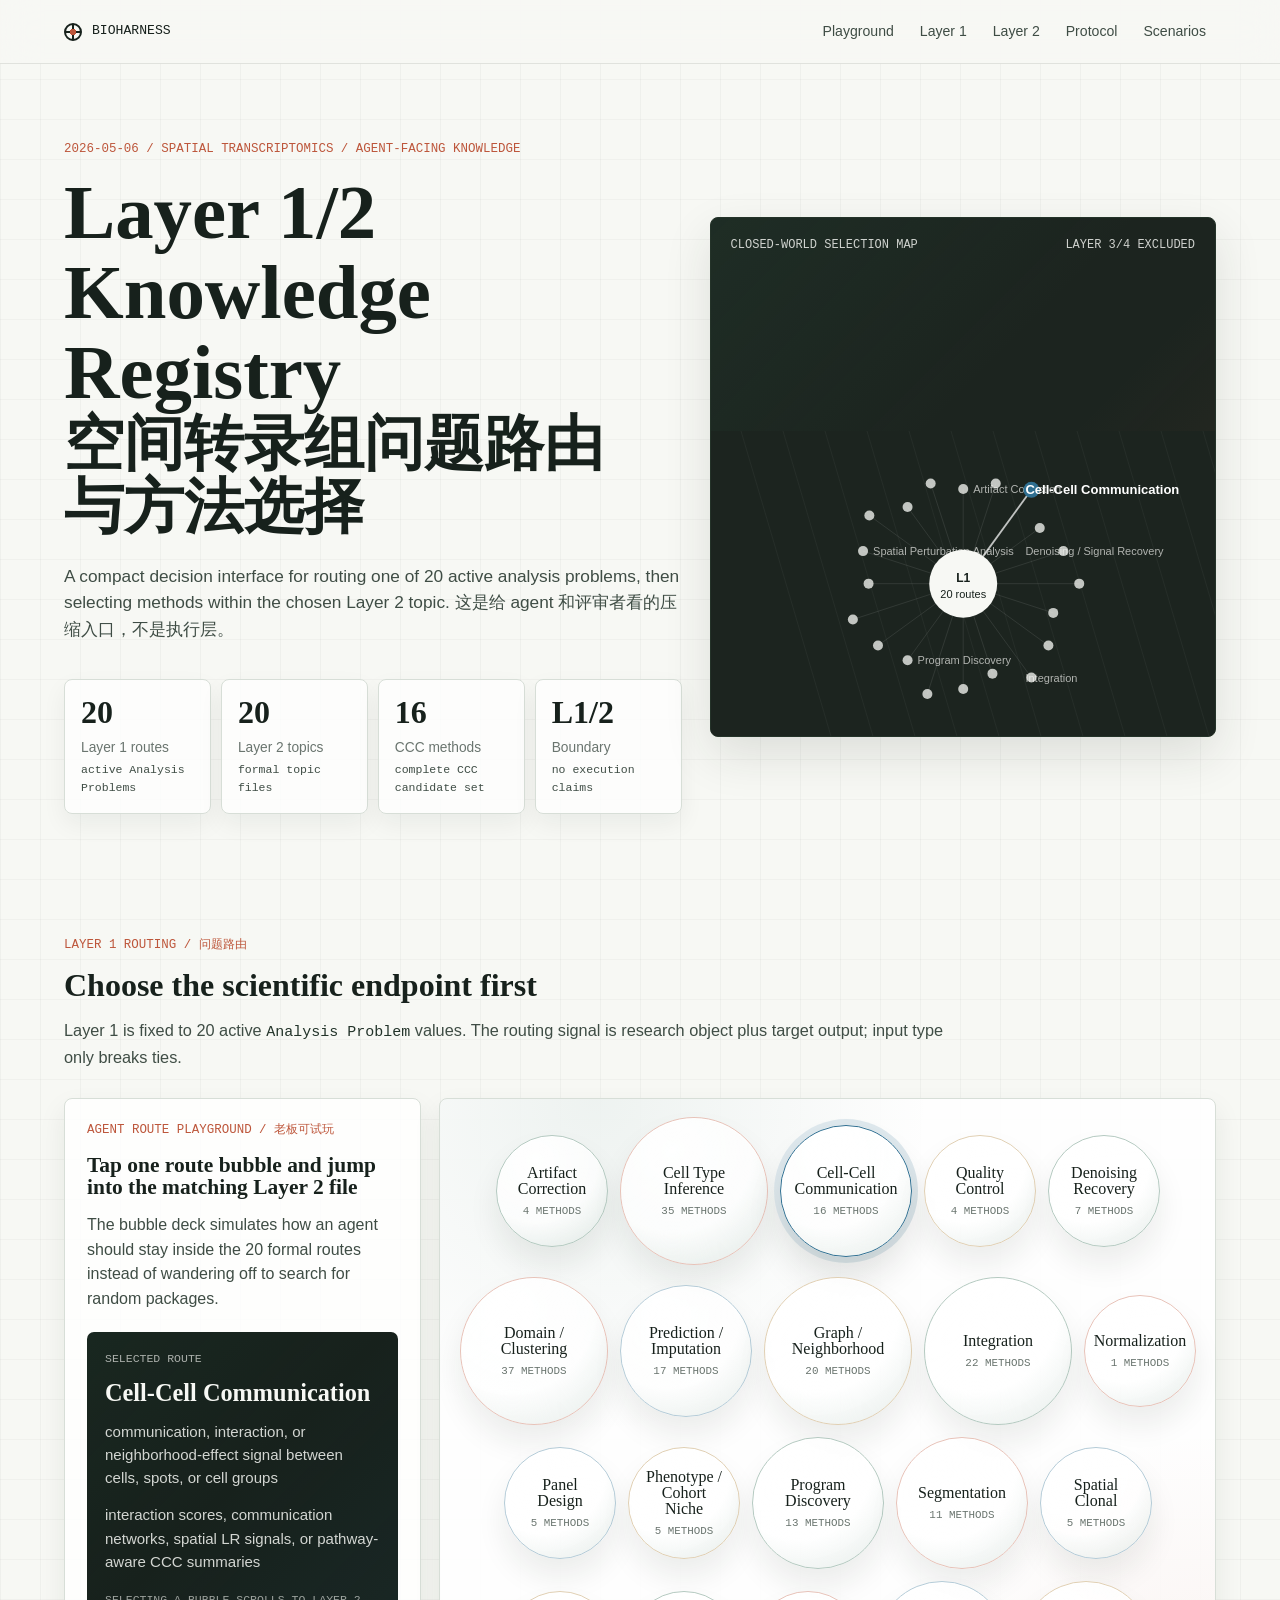
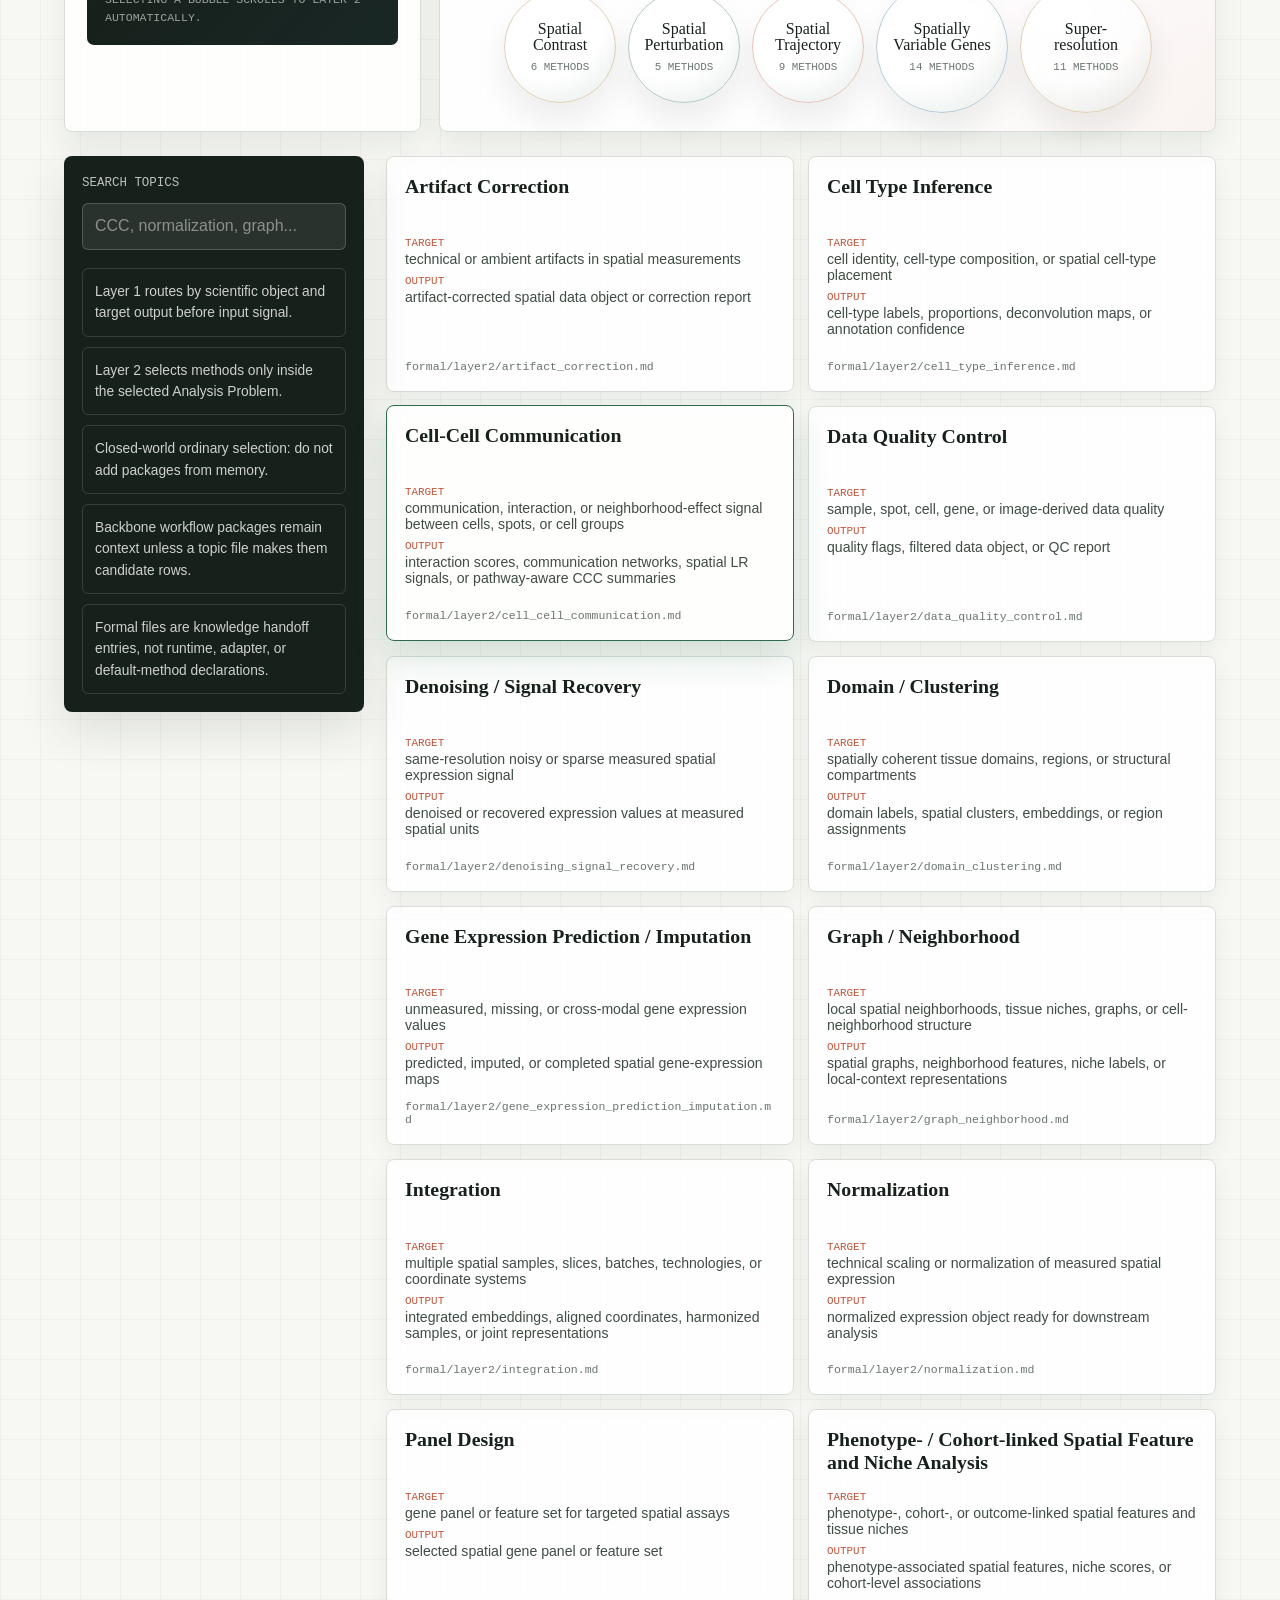
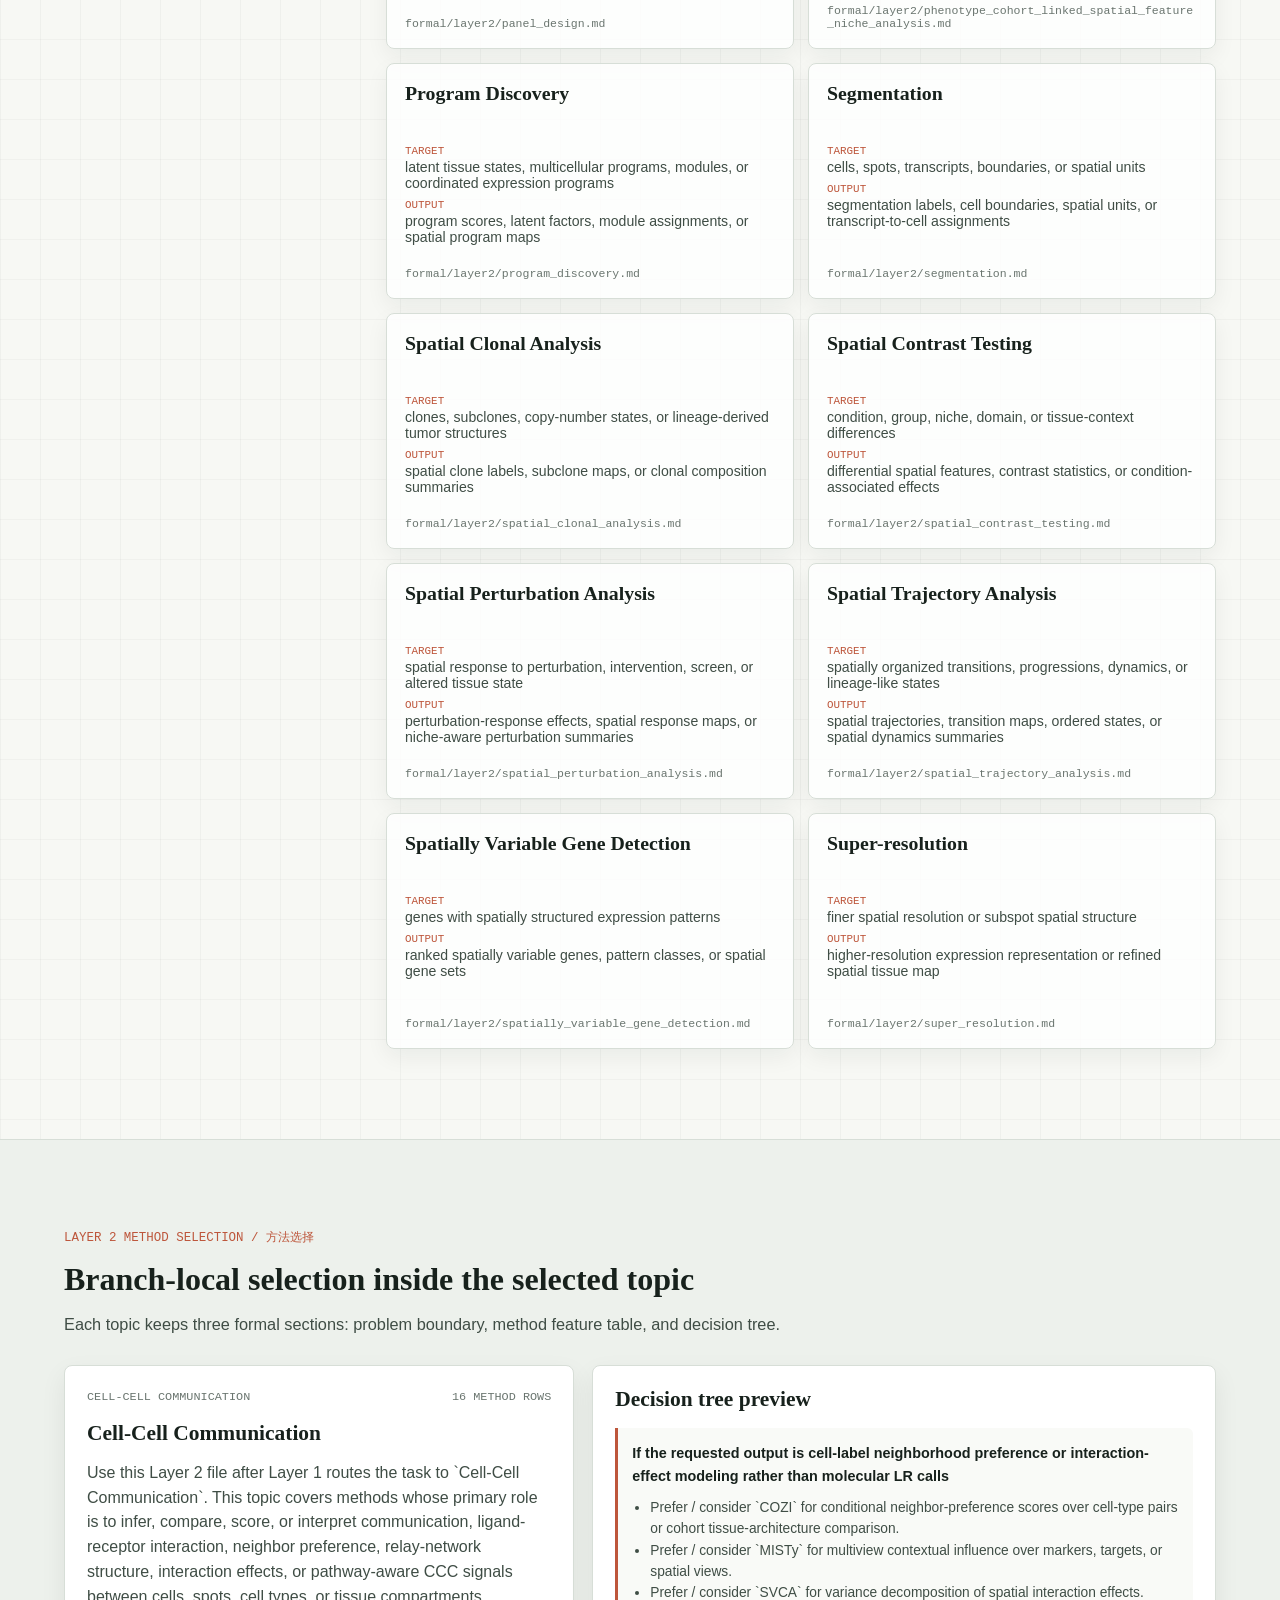
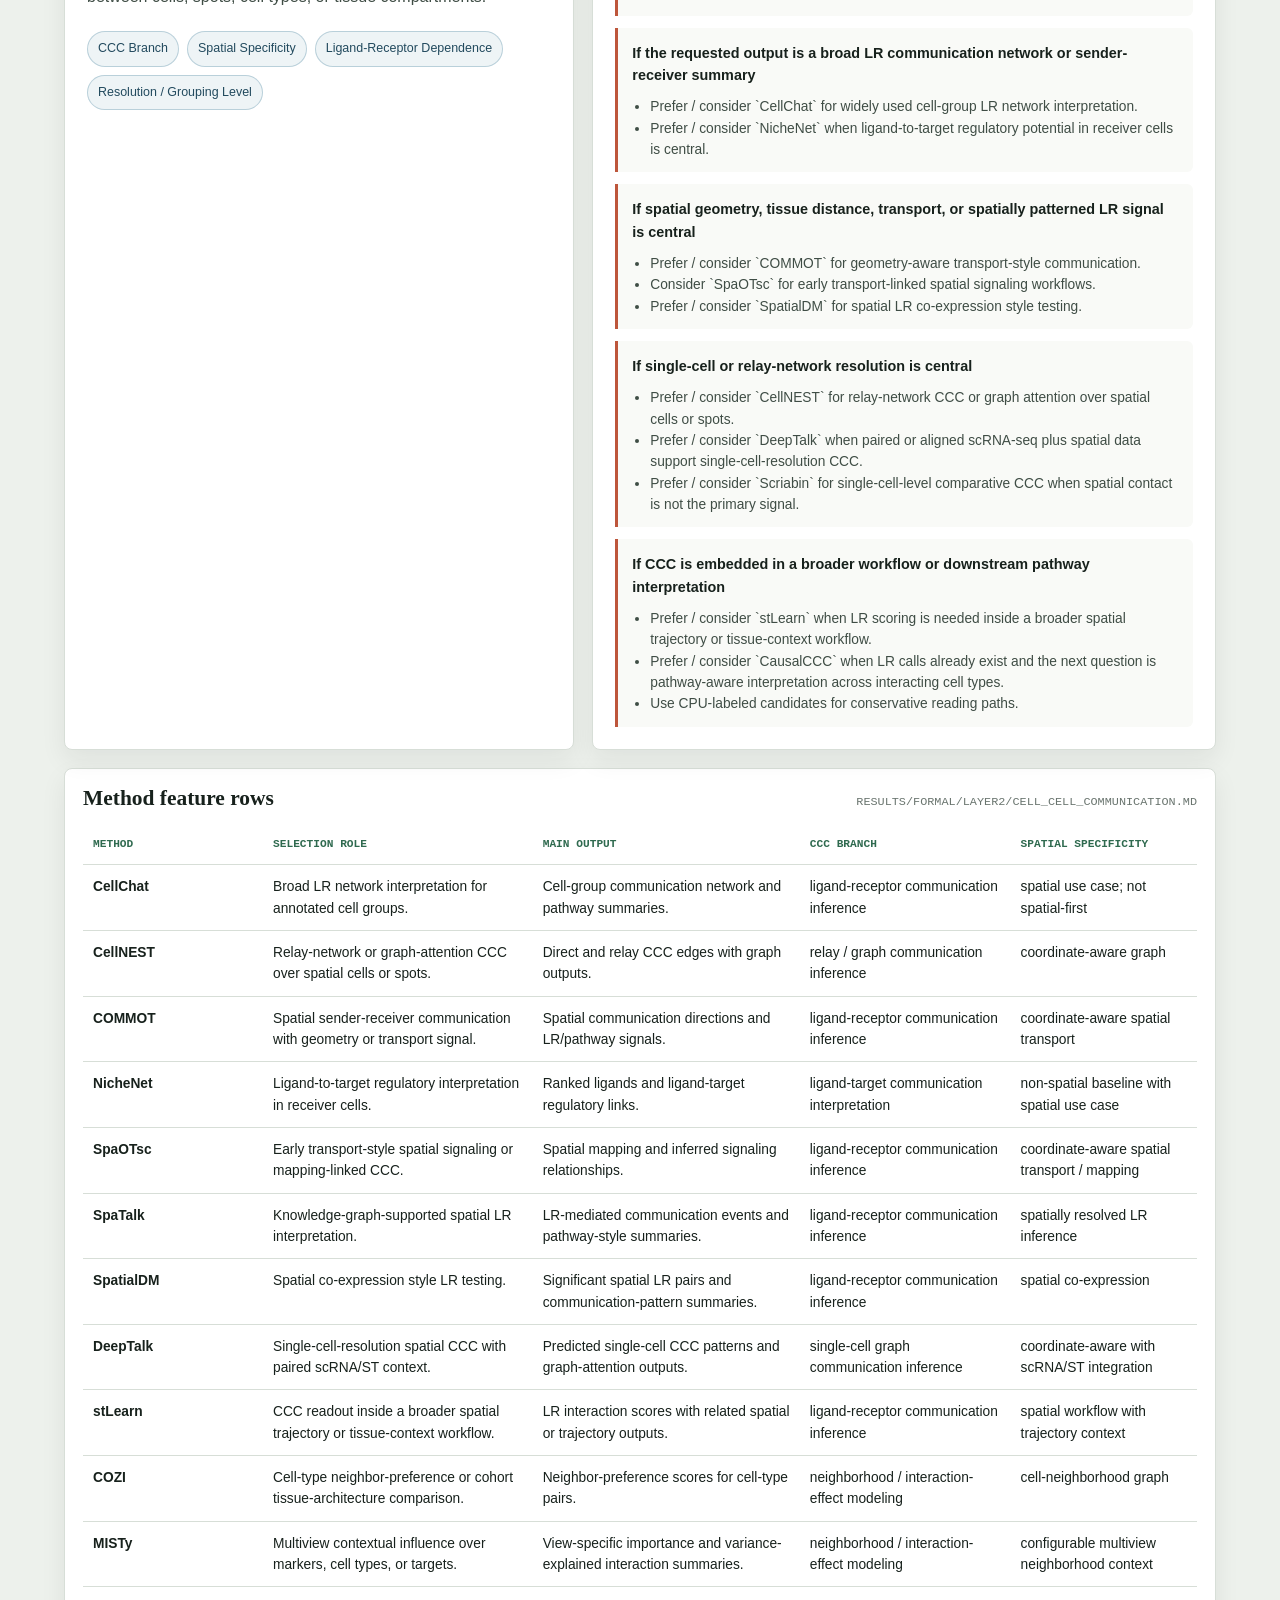
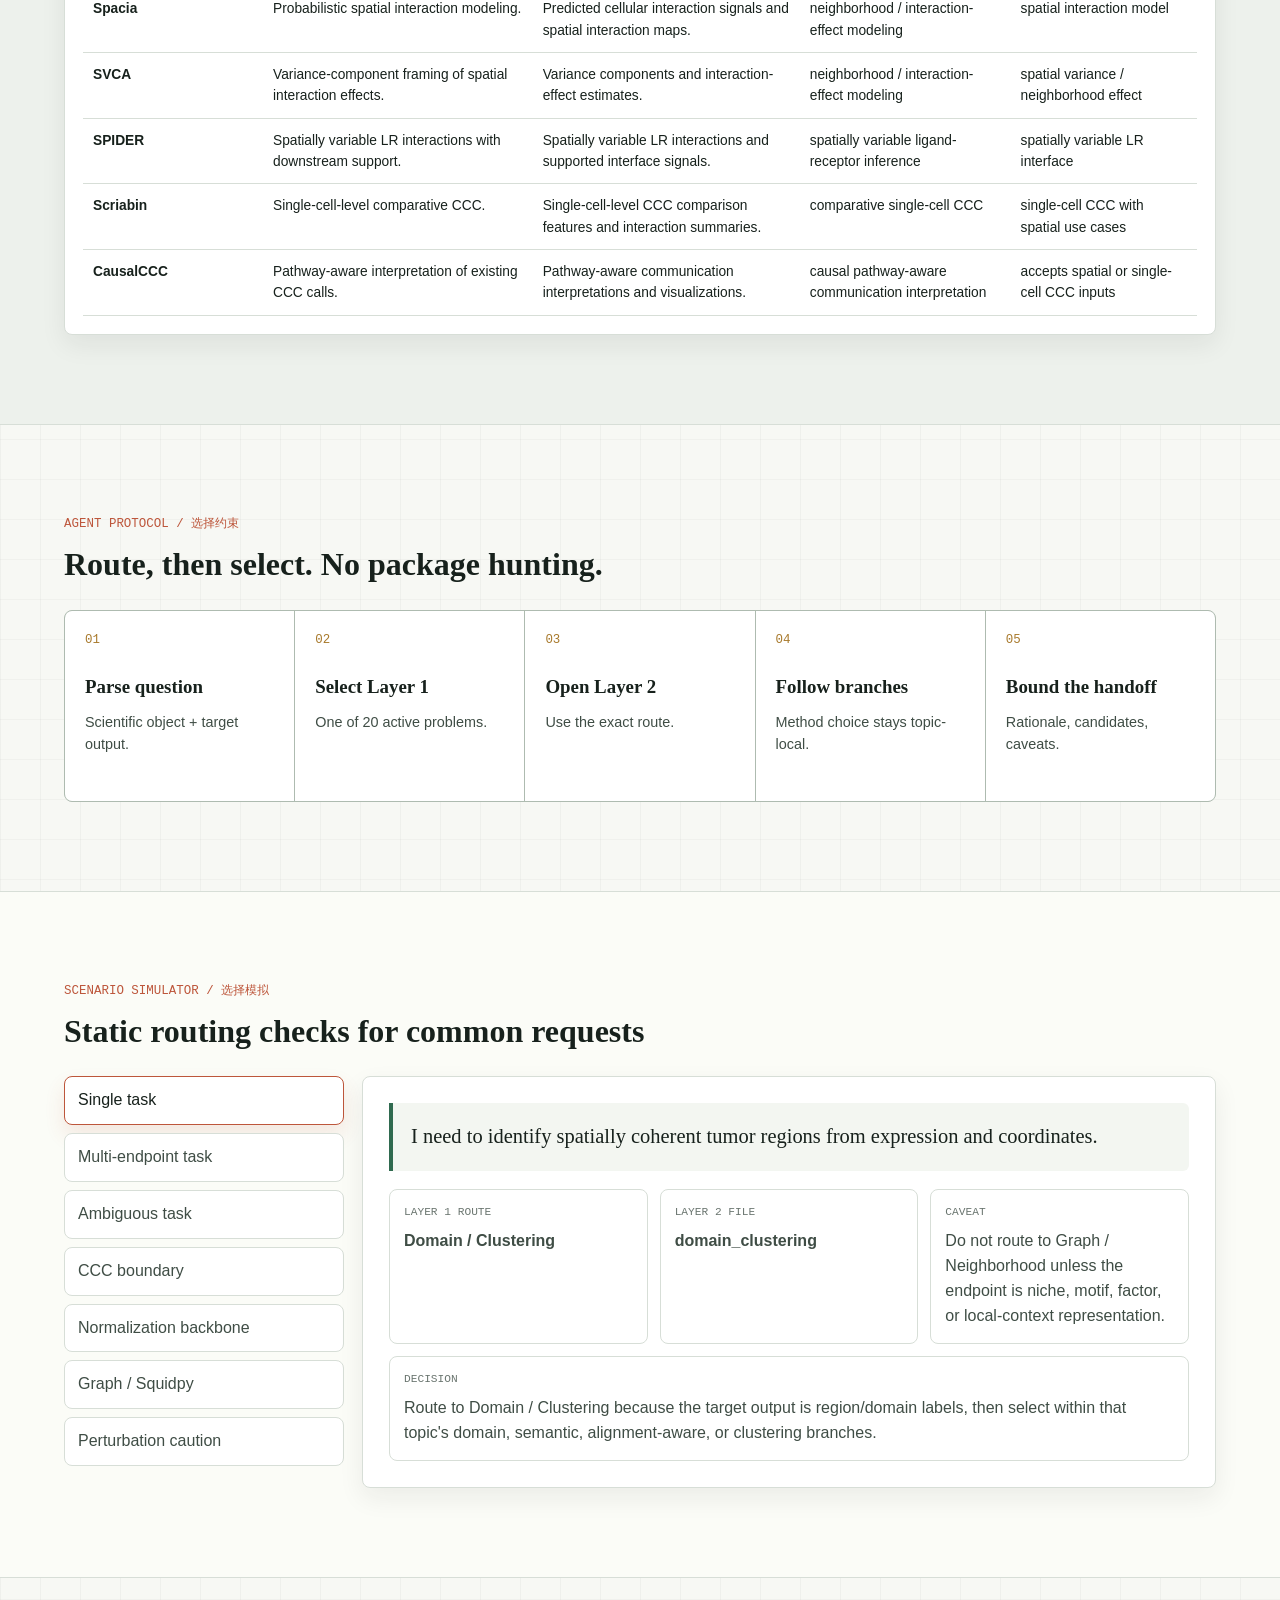
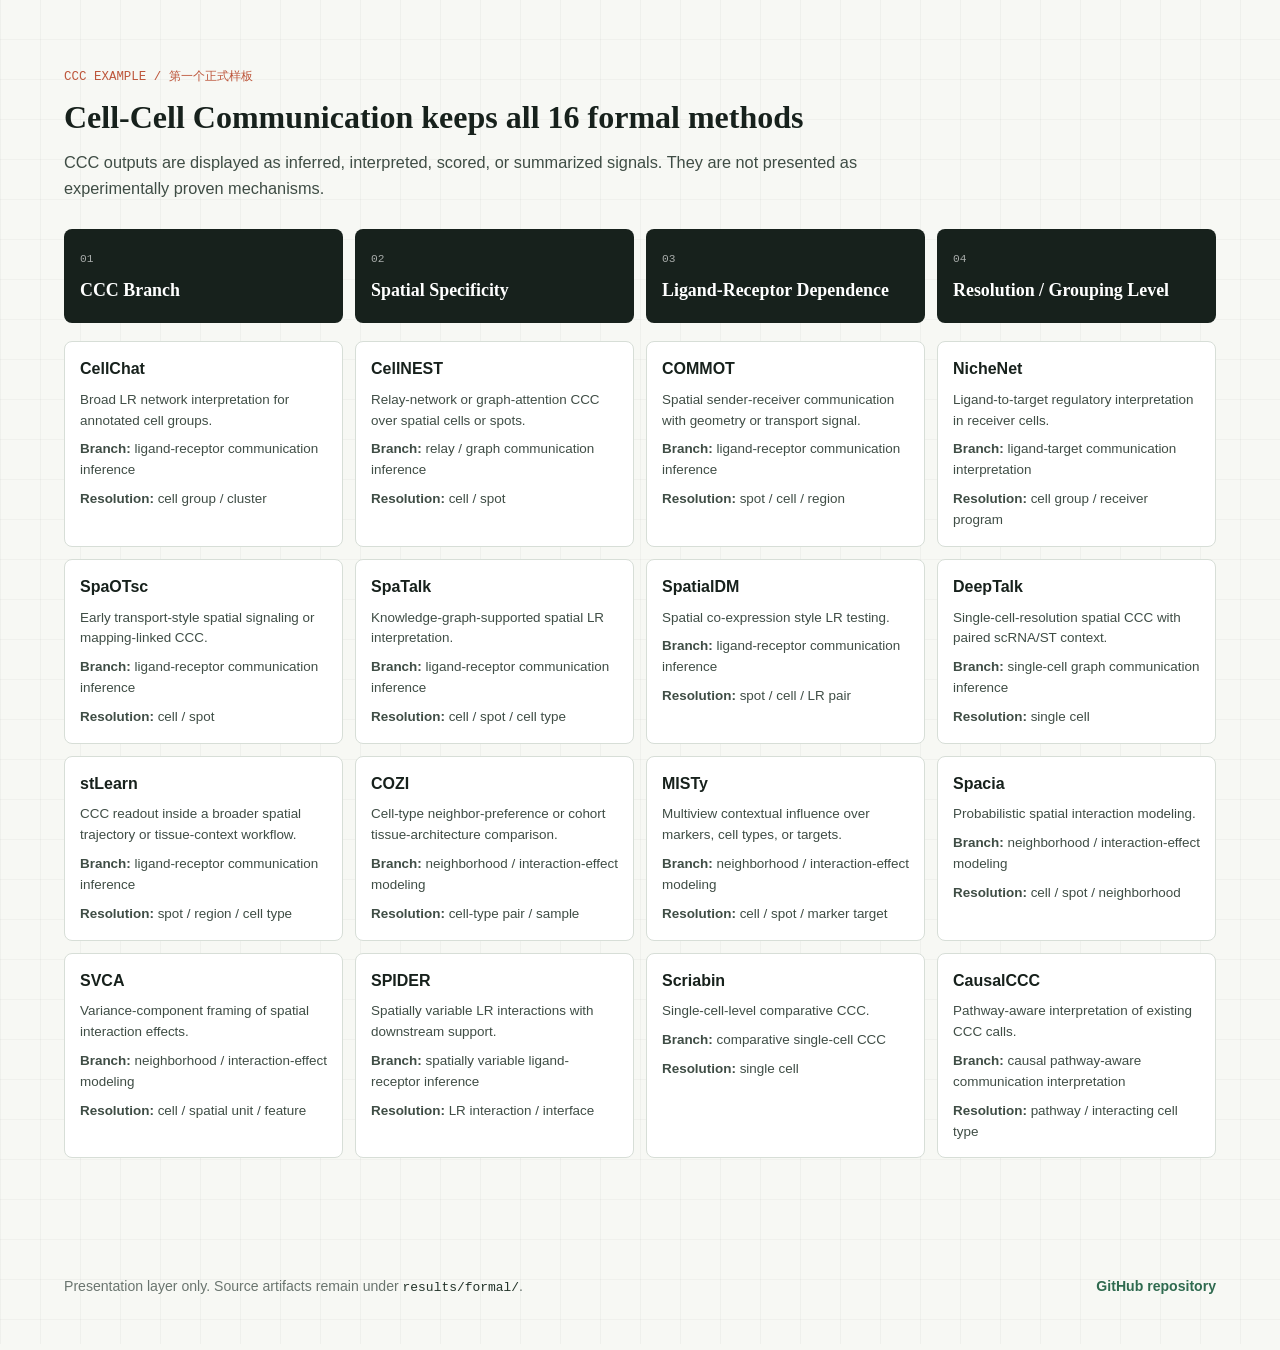
<file: docs/index.html>
<!doctype html>
<html lang="en">
  <head>
    <meta charset="utf-8" />
    <meta http-equiv="refresh" content="0; url=./layer1_2_showcase/" />
    <meta name="viewport" content="width=device-width, initial-scale=1" />
    <title>BioHarness Showcase Redirect</title>
    <style>
      body {
        margin: 0;
        min-height: 100vh;
        display: grid;
        place-items: center;
        font-family: "Aptos", "Segoe UI", sans-serif;
        background: #f7f8f4;
        color: #17211c;
      }
      a {
        color: #2f6a4f;
      }
    </style>
  </head>
  <body>
    <p>Redirecting to the Layer 1/2 showcase. <a href="./layer1_2_showcase/">Open manually</a>.</p>
    <script>
      window.location.replace("./layer1_2_showcase/");
    </script>
  </body>
</html>
</file>
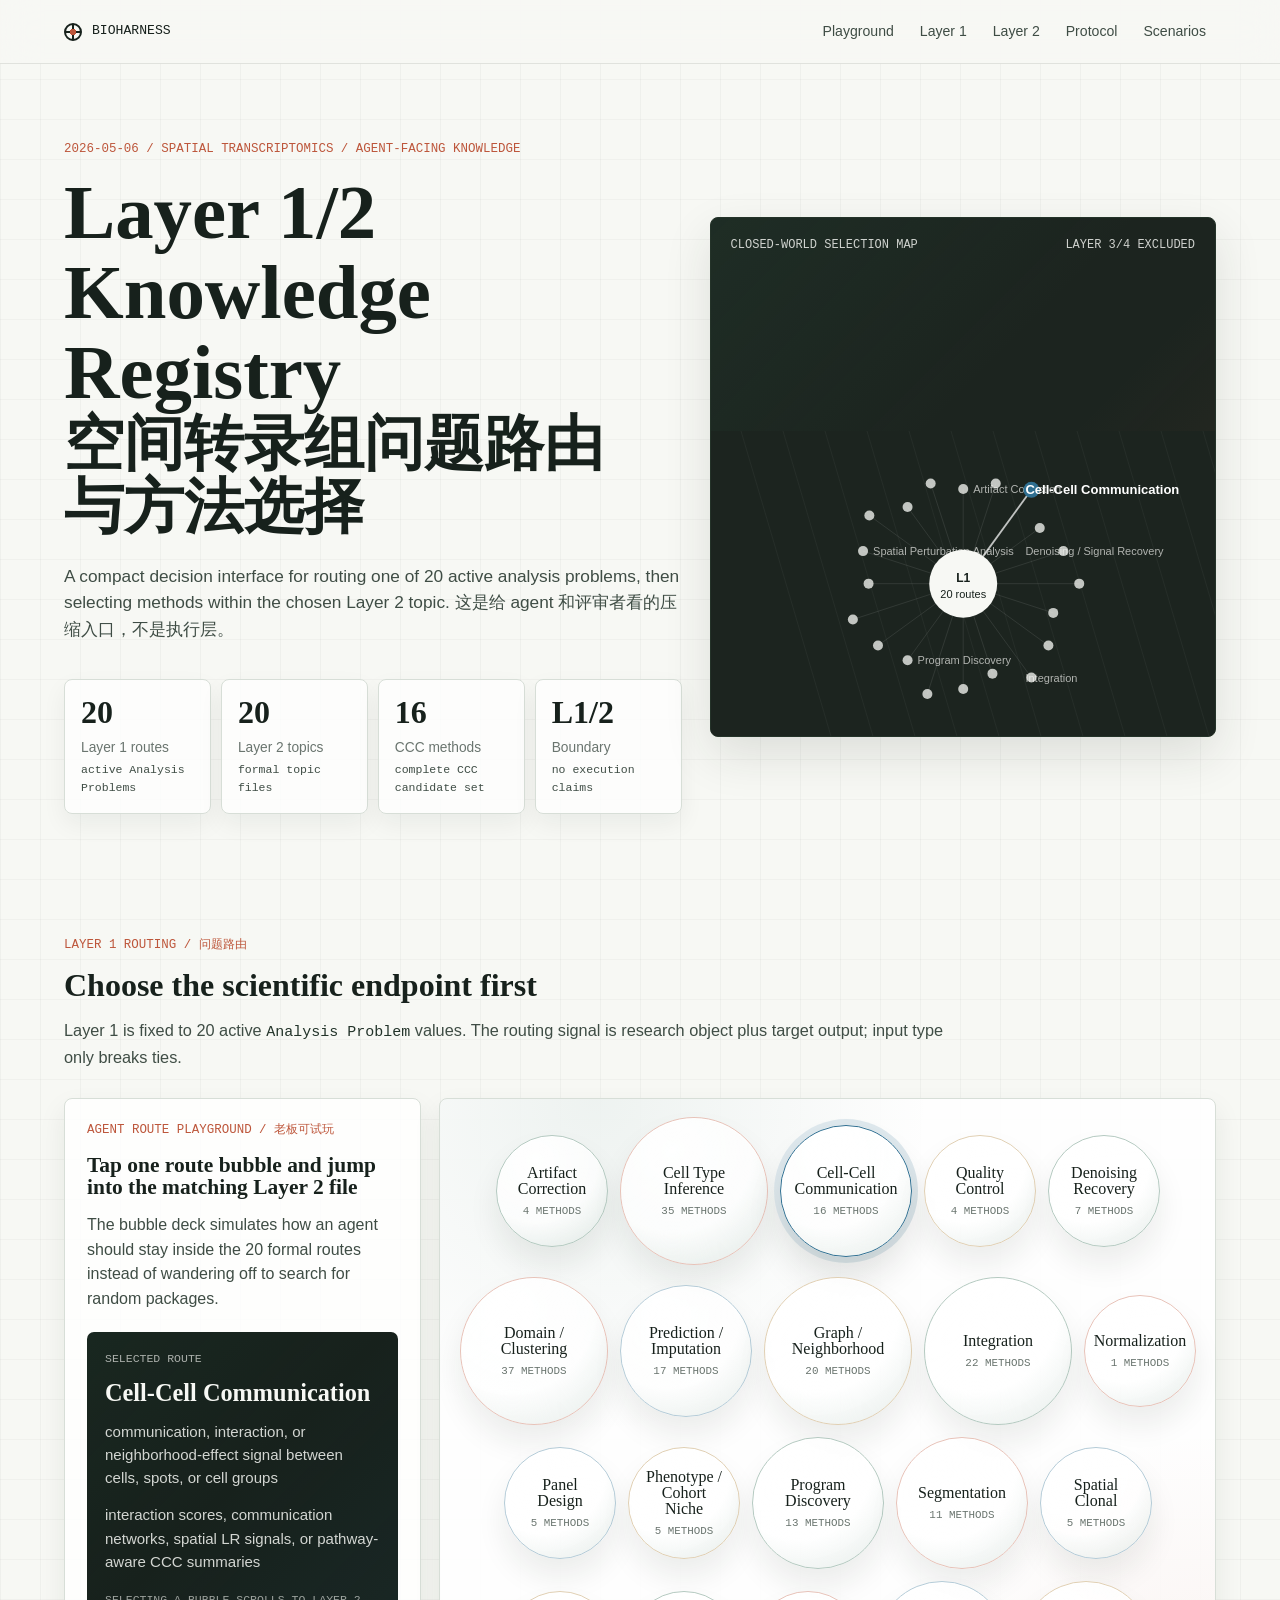
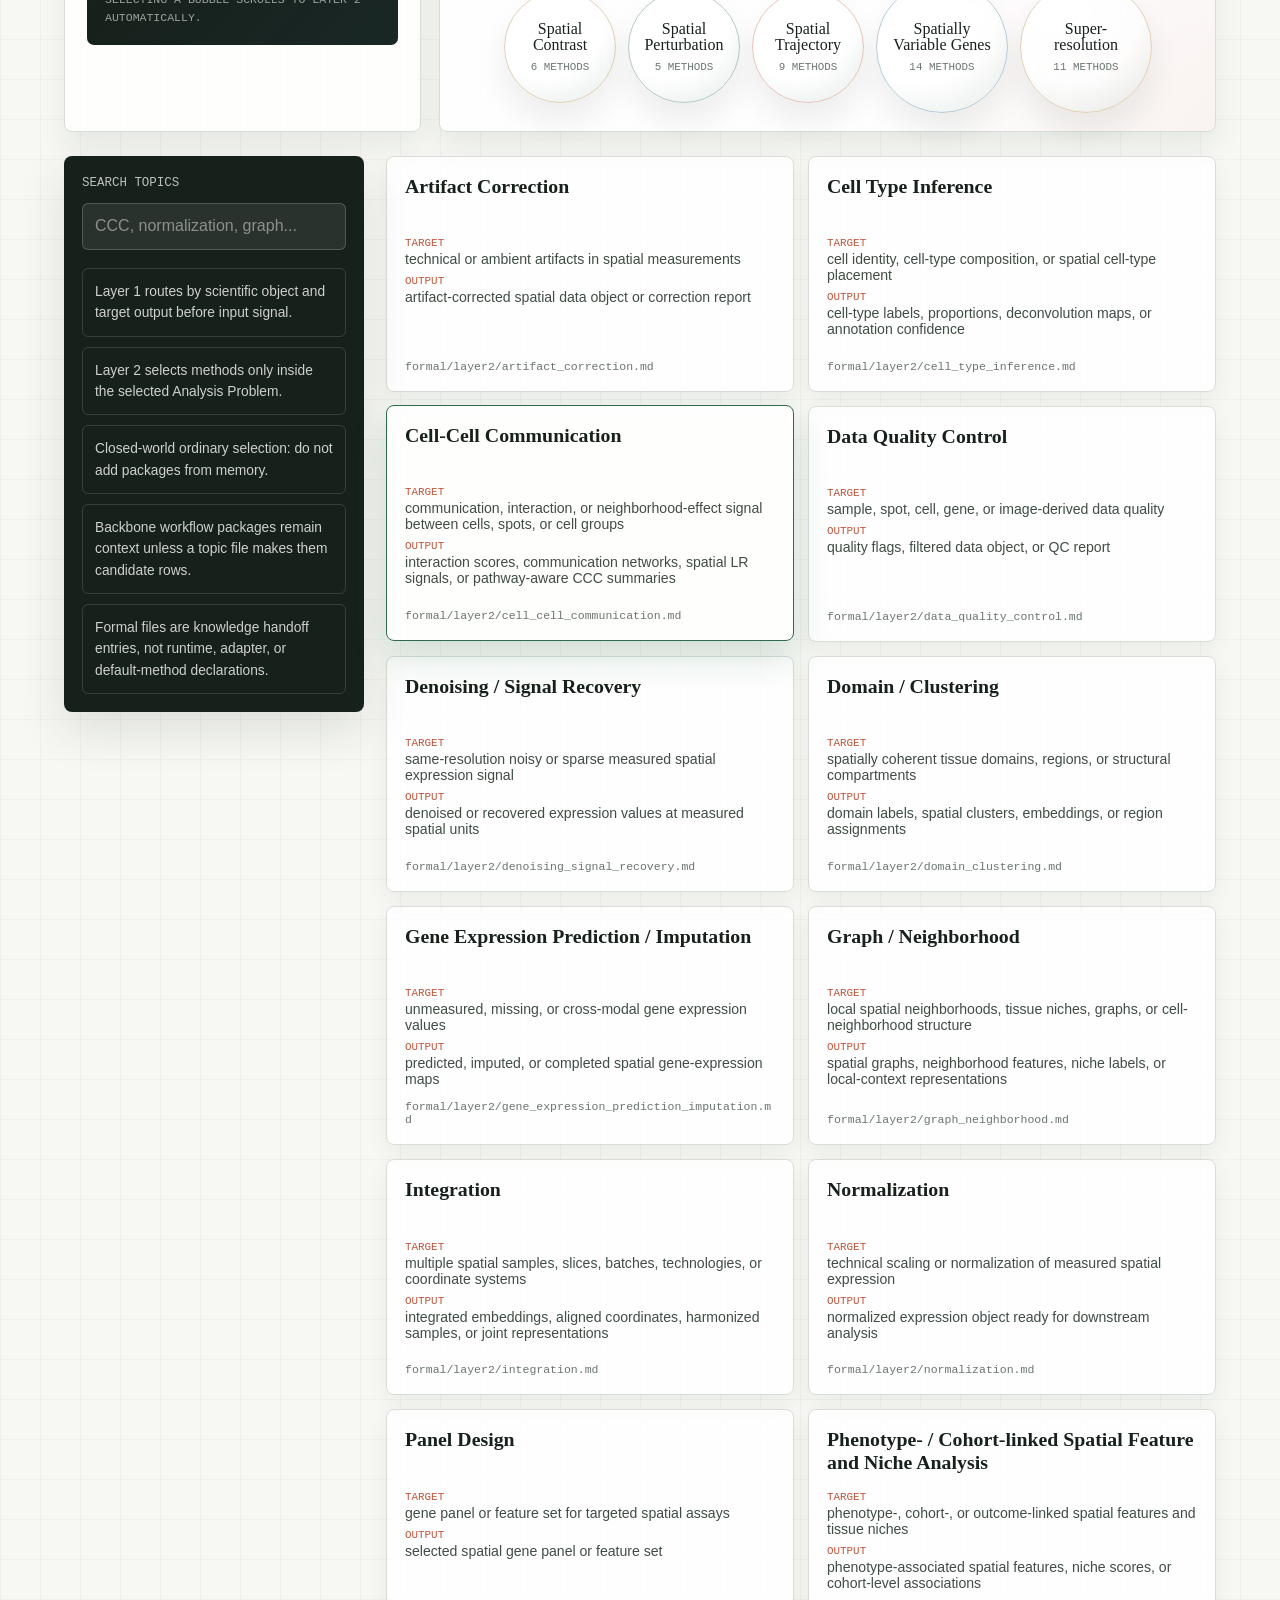
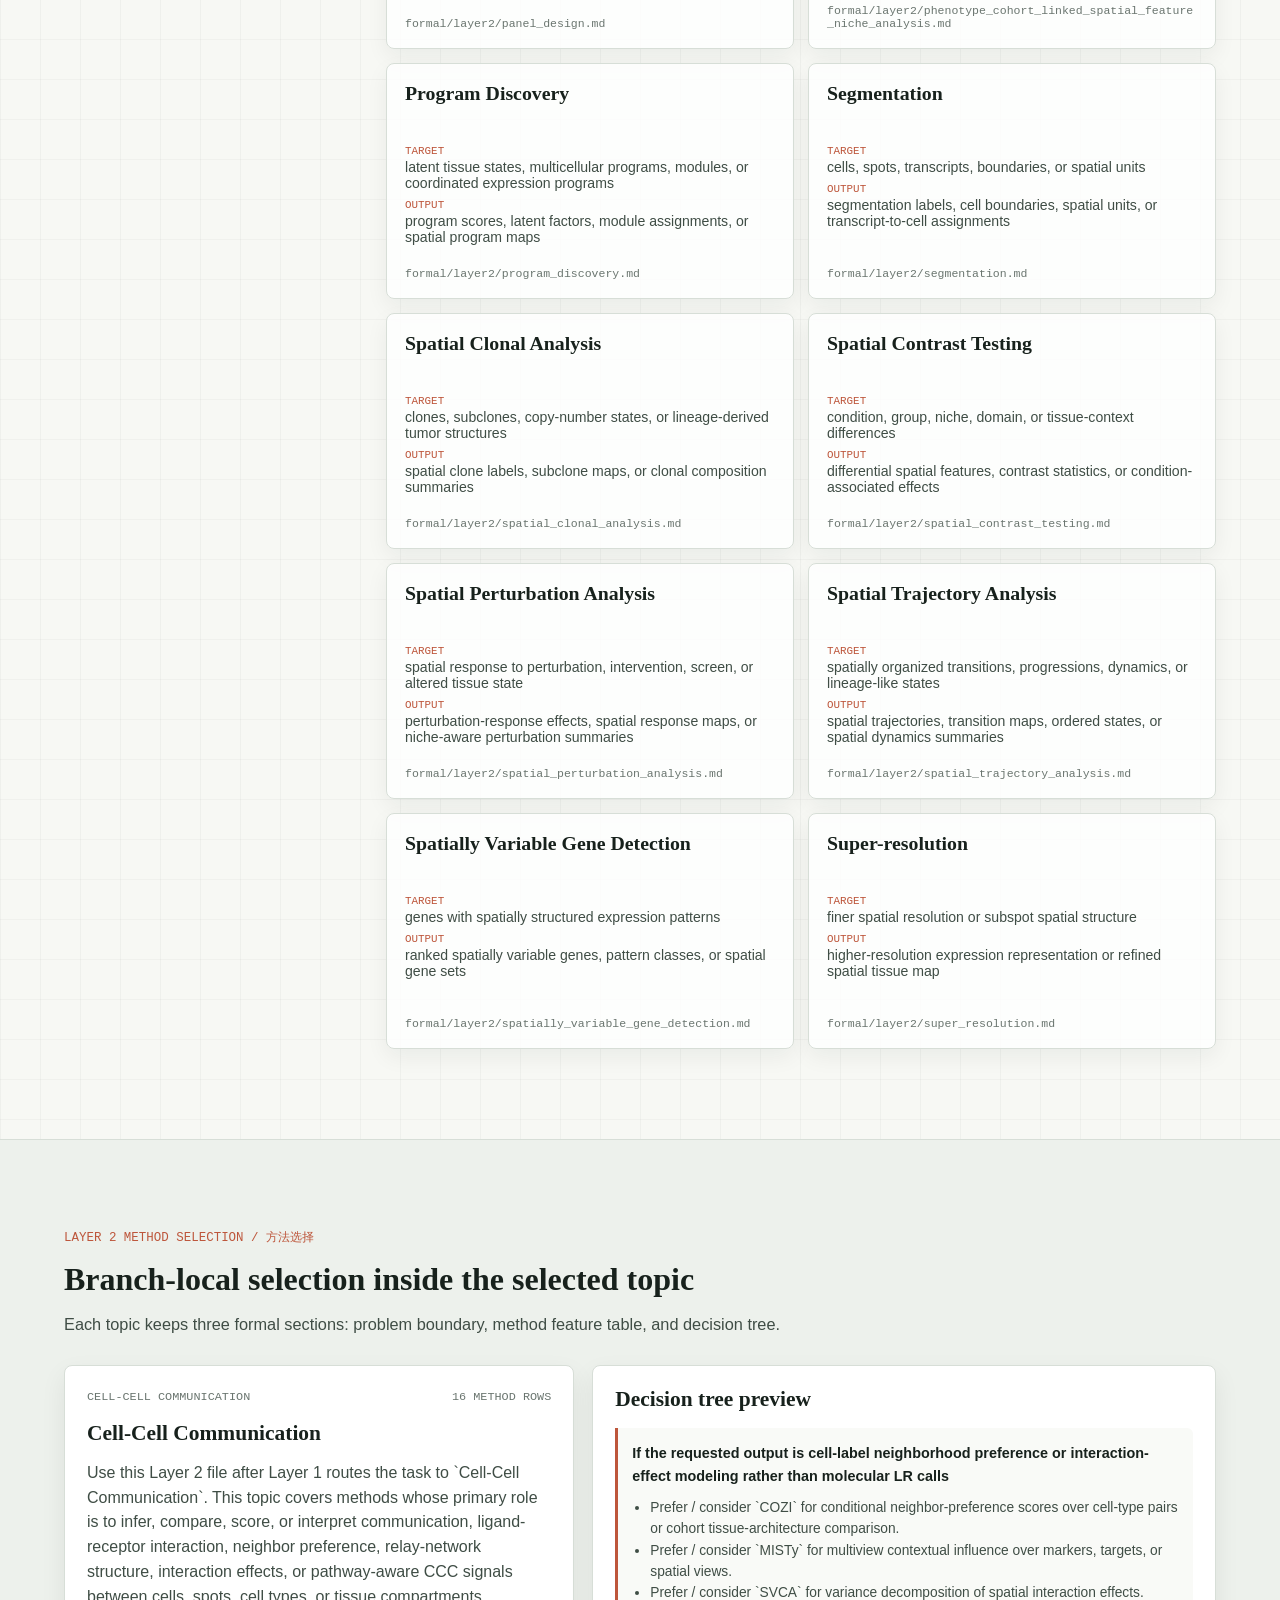
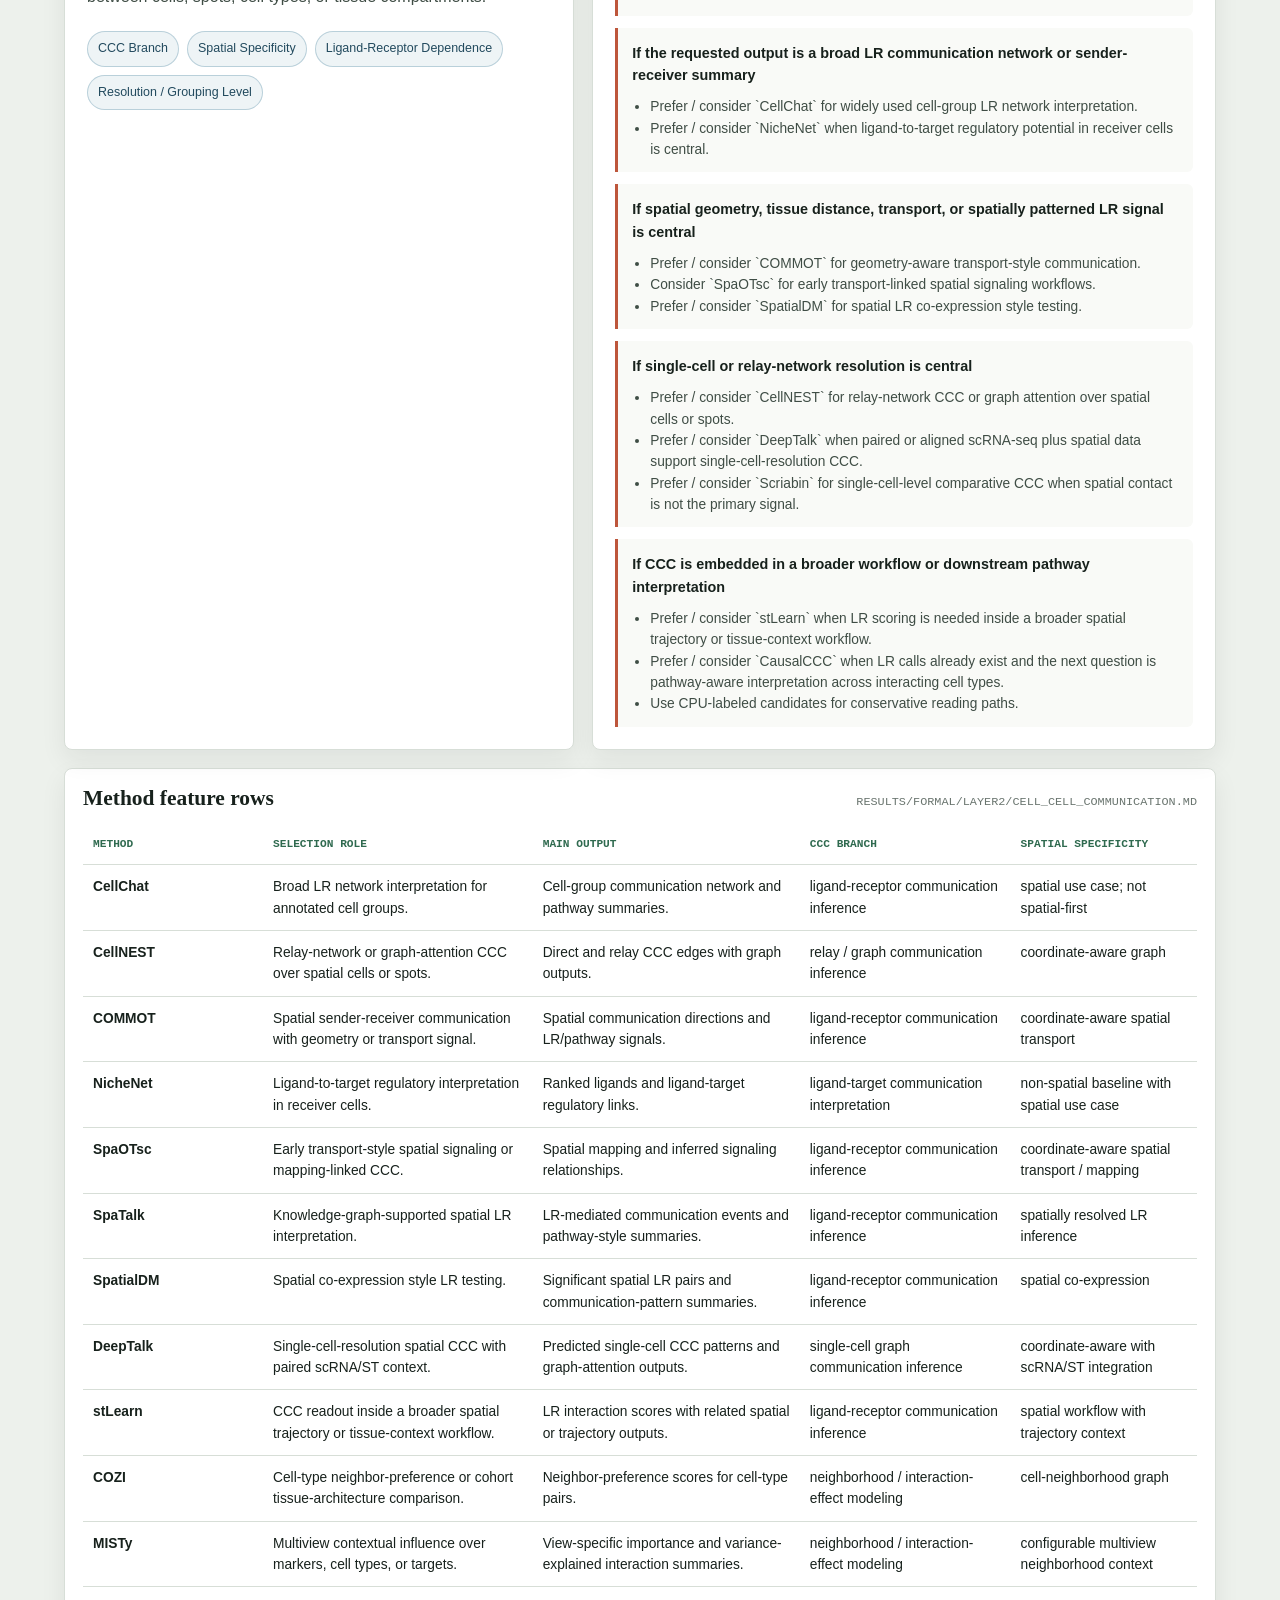
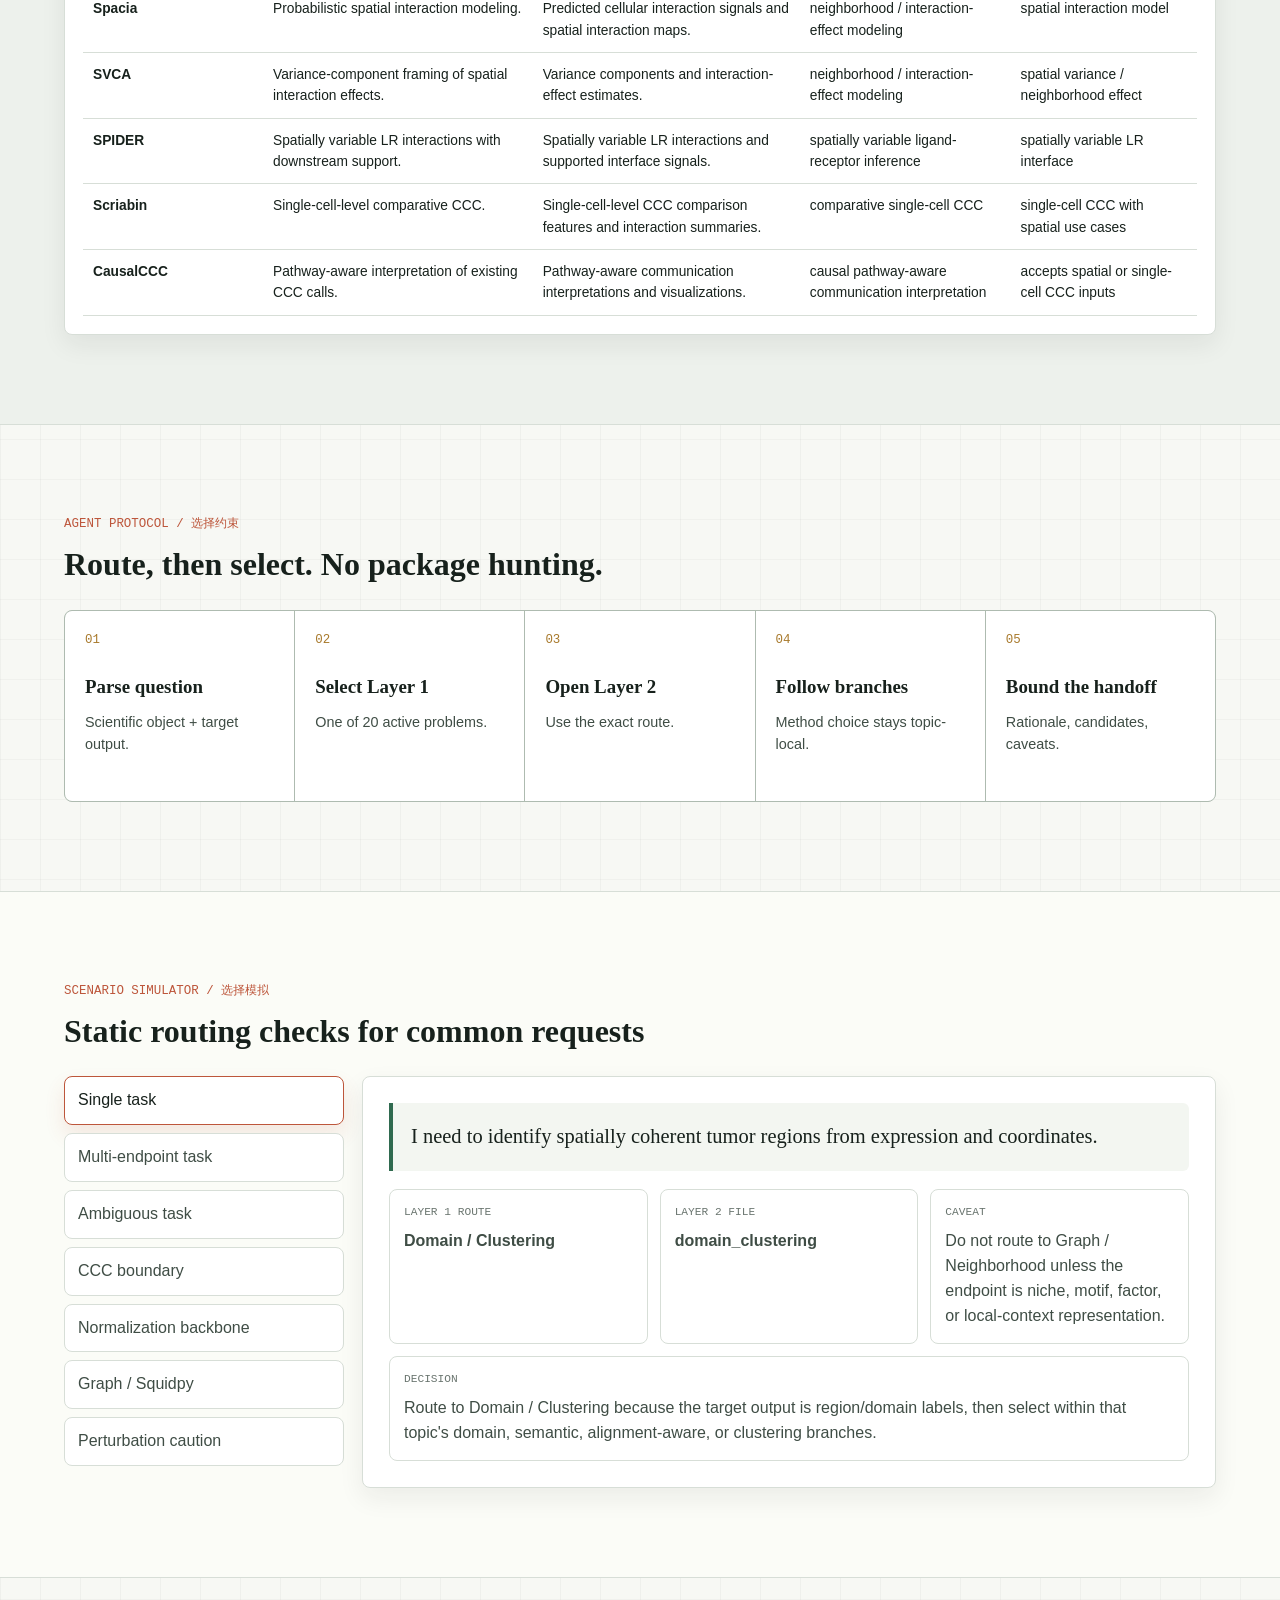
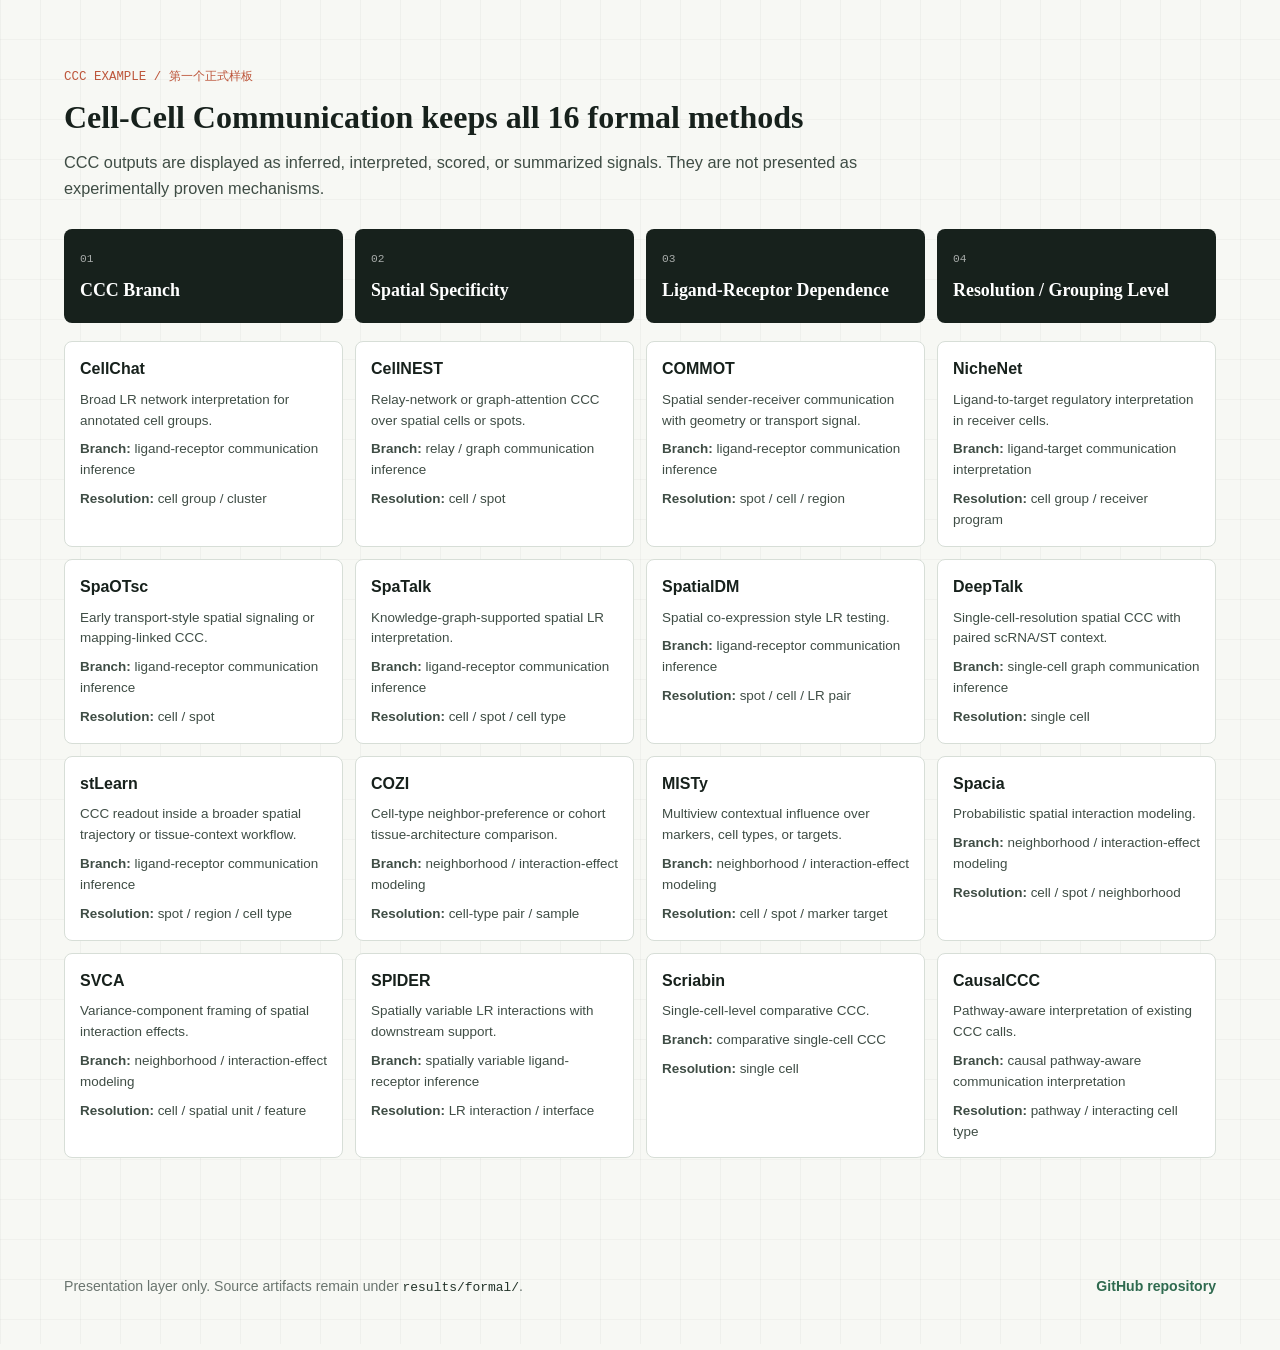
<file: docs/layer1_2_showcase/index.html>
<!doctype html>
<html lang="en">
  <head>
    <meta charset="utf-8" />
    <meta name="viewport" content="width=device-width, initial-scale=1" />
    <title>BioHarness Layer 1/2 Knowledge Registry</title>
    <meta
      name="description"
      content="Boss-facing static showcase for the BioHarness Layer 1/2 spatial transcriptomics knowledge registry."
    />
    <link rel="stylesheet" href="assets/site.css" />
  </head>
  <body>
    <a class="skip-link" href="#registry">Skip to registry</a>

    <header class="topbar" aria-label="Site header">
      <div class="brand-lockup">
        <span class="brand-mark" aria-hidden="true"></span>
        <span>BioHarness</span>
      </div>
      <nav class="nav-links" aria-label="Page sections">
        <a href="#playground">Playground</a>
        <a href="#registry">Layer 1</a>
        <a href="#method-panel">Layer 2</a>
        <a href="#protocol">Protocol</a>
        <a href="#scenarios">Scenarios</a>
      </nav>
    </header>

    <main>
      <section class="overview" aria-labelledby="page-title">
        <div class="overview-copy">
          <p class="eyebrow">2026-05-06 / Spatial Transcriptomics / Agent-facing knowledge</p>
          <h1 id="page-title">
            <span class="title-en">Layer 1/2 Knowledge Registry</span>
            <span class="title-cn">
              <span>空间转录组问题路由</span>
              <span>与方法选择</span>
            </span>
          </h1>
          <p class="lede">
            A compact decision interface for routing one of 20 active analysis problems, then selecting
            methods within the chosen Layer 2 topic. 这是给 agent 和评审者看的压缩入口，不是执行层。
          </p>
          <div id="statusStrip" class="status-strip" aria-label="Registry status"></div>
        </div>
        <div class="atlas-field" aria-label="Registry atlas visual">
          <div class="atlas-caption">
            <span>Closed-world selection map</span>
            <span>Layer 3/4 excluded</span>
          </div>
          <canvas id="routeCanvas" width="760" height="460"></canvas>
        </div>
      </section>

      <section id="registry" class="registry-section" aria-labelledby="registry-title">
        <div class="section-heading">
          <p class="eyebrow">Layer 1 routing / 问题路由</p>
          <h2 id="registry-title">Choose the scientific endpoint first</h2>
          <p>
            Layer 1 is fixed to 20 active <code>Analysis Problem</code> values. The routing signal is
            research object plus target output; input type only breaks ties.
          </p>
        </div>

        <div id="playground" class="playground-shell" aria-labelledby="playground-title">
          <article class="playground-intro">
            <p class="eyebrow">Agent route playground / 老板可试玩</p>
            <h3 id="playground-title">Tap one route bubble and jump into the matching Layer 2 file</h3>
            <p class="playground-copy">
              The bubble deck simulates how an agent should stay inside the 20 formal routes instead of
              wandering off to search for random packages.
            </p>
            <div class="playground-preview" aria-live="polite">
              <span class="playground-kicker">Selected route</span>
              <strong id="playgroundRoute">Cell-Cell Communication</strong>
              <p id="playgroundTarget" class="playground-target"></p>
              <p id="playgroundOutput" class="playground-output"></p>
              <span id="playgroundHint" class="playground-hint">Selecting a bubble scrolls to Layer 2 automatically.</span>
            </div>
          </article>

          <div class="bubble-stage" aria-label="Bubble route selector">
            <div id="bubbleCloud" class="bubble-cloud" role="list"></div>
          </div>
        </div>

        <div class="registry-workbench">
          <aside class="tool-rail" aria-label="Registry controls">
            <label class="search-label" for="routeSearch">Search topics</label>
            <input id="routeSearch" type="search" autocomplete="off" placeholder="CCC, normalization, graph..." />
            <div id="principles" class="principle-stack" aria-label="Selection principles"></div>
          </aside>
          <div id="routeGrid" class="route-grid" aria-live="polite"></div>
        </div>
      </section>

      <section id="method-panel" class="method-section" aria-labelledby="method-title">
        <div class="section-heading">
          <p class="eyebrow">Layer 2 method selection / 方法选择</p>
          <h2 id="method-title">Branch-local selection inside the selected topic</h2>
          <p>
            Each topic keeps three formal sections: problem boundary, method feature table, and decision tree.
          </p>
        </div>

        <div class="method-layout">
          <article class="topic-sheet" aria-label="Selected topic details">
            <div class="topic-kicker">
              <span id="selectedRoute">Layer 1 route</span>
              <span id="selectedMethodCount">0 methods</span>
            </div>
            <h3 id="selectedTopicTitle">Loading registry</h3>
            <p id="selectedBoundary" class="topic-boundary"></p>
            <div id="selectedFields" class="field-pills" aria-label="Topic-specific selection fields"></div>
          </article>

          <article class="decision-sheet" aria-label="Decision tree preview">
            <h3>Decision tree preview</h3>
            <div id="decisionTree" class="decision-tree"></div>
          </article>
        </div>

        <div class="method-table-wrap" aria-label="Method table preview">
          <div class="table-title-row">
            <h3>Method feature rows</h3>
            <span id="methodTableNote">Compact formal rows</span>
          </div>
          <div id="methodTable" class="method-table"></div>
        </div>
      </section>

      <section id="protocol" class="protocol-section" aria-labelledby="protocol-title">
        <div class="section-heading">
          <p class="eyebrow">Agent protocol / 选择约束</p>
          <h2 id="protocol-title">Route, then select. No package hunting.</h2>
        </div>
        <div class="protocol-track" aria-label="Layer 1/2 workflow">
          <div class="protocol-step">
            <span>01</span>
            <strong>Parse question</strong>
            <p>Scientific object + target output.</p>
          </div>
          <div class="protocol-step">
            <span>02</span>
            <strong>Select Layer 1</strong>
            <p>One of 20 active problems.</p>
          </div>
          <div class="protocol-step">
            <span>03</span>
            <strong>Open Layer 2</strong>
            <p>Use the exact route.</p>
          </div>
          <div class="protocol-step">
            <span>04</span>
            <strong>Follow branches</strong>
            <p>Method choice stays topic-local.</p>
          </div>
          <div class="protocol-step">
            <span>05</span>
            <strong>Bound the handoff</strong>
            <p>Rationale, candidates, caveats.</p>
          </div>
        </div>
      </section>

      <section id="scenarios" class="scenario-section" aria-labelledby="scenario-title">
        <div class="section-heading">
          <p class="eyebrow">Scenario simulator / 选择模拟</p>
          <h2 id="scenario-title">Static routing checks for common requests</h2>
        </div>
        <div class="scenario-layout">
          <div id="scenarioTabs" class="scenario-tabs" role="tablist" aria-label="Scenario list"></div>
          <article id="scenarioPanel" class="scenario-panel" aria-live="polite"></article>
        </div>
      </section>

      <section class="ccc-section" aria-labelledby="ccc-title">
        <div class="section-heading">
          <p class="eyebrow">CCC example / 第一个正式样板</p>
          <h2 id="ccc-title">Cell-Cell Communication keeps all 16 formal methods</h2>
          <p id="cccSafeLanguage"></p>
        </div>
        <div id="cccFields" class="ccc-field-row" aria-label="CCC-specific fields"></div>
        <div id="cccMethods" class="ccc-method-grid" aria-label="CCC methods"></div>
      </section>

      <footer class="footer">
        <span>Presentation layer only. Source artifacts remain under <code>results/formal/</code>.</span>
        <a href="https://github.com/LenisLin/BioHarness-Toolchain-Results">GitHub repository</a>
      </footer>
    </main>

    <script src="assets/registry-inline.js"></script>
    <script src="assets/site.js" defer></script>
  </body>
</html>
</file>
<file: docs/layer1_2_showcase/assets/site.css>
:root {
  --paper: #f7f8f4;
  --panel: #ffffff;
  --panel-soft: #eef3ef;
  --ink: #17211c;
  --ink-soft: #3f4d45;
  --muted: #6a756f;
  --line: #d7ded7;
  --line-strong: #aebbb0;
  --moss: #2f6a4f;
  --river: #2f6f91;
  --oxide: #bd563b;
  --brass: #a8792b;
  --shadow: 0 18px 48px rgba(30, 38, 33, 0.12);
  --radius: 8px;
  --mono: "IBM Plex Mono", "SFMono-Regular", Consolas, monospace;
  --sans: "Aptos", "Avenir Next", "Segoe UI", sans-serif;
  --serif: "Iowan Old Style", "Charter", "Georgia", serif;
}

* {
  box-sizing: border-box;
  min-width: 0;
}

html {
  scroll-behavior: smooth;
}

body {
  margin: 0;
  color: var(--ink);
  background:
    linear-gradient(90deg, rgba(23, 33, 28, 0.035) 1px, transparent 1px) 0 0 / 40px 40px,
    linear-gradient(0deg, rgba(23, 33, 28, 0.03) 1px, transparent 1px) 0 0 / 40px 40px,
    var(--paper);
  font-family: var(--sans);
  line-height: 1.55;
  overflow-x: hidden;
}

a {
  color: inherit;
}

canvas {
  max-width: 100%;
}

code {
  font-family: var(--mono);
  font-size: 0.92em;
  color: #223329;
}

.skip-link {
  position: fixed;
  left: 16px;
  top: -48px;
  z-index: 100;
  background: var(--ink);
  color: #fff;
  padding: 10px 14px;
  border-radius: var(--radius);
  transition: top 160ms ease;
}

.skip-link:focus {
  top: 14px;
}

.topbar {
  position: sticky;
  top: 0;
  z-index: 20;
  min-height: 64px;
  display: flex;
  align-items: center;
  justify-content: space-between;
  gap: 24px;
  padding: 12px clamp(20px, 5vw, 72px);
  background: rgba(247, 248, 244, 0.88);
  border-bottom: 1px solid rgba(23, 33, 28, 0.1);
  backdrop-filter: blur(18px);
}

.brand-lockup {
  display: flex;
  align-items: center;
  gap: 10px;
  font-family: var(--mono);
  font-size: 0.82rem;
  text-transform: uppercase;
}

.brand-mark {
  width: 18px;
  height: 18px;
  display: inline-block;
  border: 2px solid var(--ink);
  border-radius: 50%;
  background:
    radial-gradient(circle at 50% 50%, var(--oxide) 0 3px, transparent 3px),
    linear-gradient(90deg, transparent 0 46%, var(--ink) 46% 54%, transparent 54%),
    linear-gradient(0deg, transparent 0 46%, var(--ink) 46% 54%, transparent 54%);
}

.nav-links {
  display: flex;
  align-items: center;
  gap: 6px;
  flex-wrap: wrap;
}

.nav-links a {
  padding: 8px 10px;
  border-radius: 999px;
  text-decoration: none;
  color: var(--ink-soft);
  font-size: 0.88rem;
}

.nav-links a:hover,
.nav-links a:focus-visible {
  color: var(--ink);
  background: var(--panel-soft);
  outline: none;
}

main {
  width: min(1440px, 100%);
  margin: 0 auto;
}

.overview {
  min-height: min(880px, calc(92vh - 64px));
  display: grid;
  grid-template-columns: minmax(0, 1fr) minmax(360px, 0.82fr);
  align-items: stretch;
  gap: 28px;
  padding: clamp(32px, 6vw, 76px) clamp(20px, 5vw, 72px) clamp(12px, 4vw, 32px);
}

.overview-copy {
  display: flex;
  flex-direction: column;
  justify-content: center;
  min-width: 0;
}

.eyebrow {
  margin: 0 0 14px;
  color: var(--oxide);
  font-family: var(--mono);
  font-size: 0.78rem;
  text-transform: uppercase;
}

h1,
h2,
h3 {
  margin: 0;
  line-height: 1.04;
}

h1 {
  max-width: 980px;
  font-family: var(--serif);
  font-weight: 680;
  font-size: clamp(2.45rem, 4.8rem, 5.35rem);
  overflow-wrap: anywhere;
}

.title-en,
.title-cn {
  display: block;
}

.title-cn {
  font-family: var(--sans);
  font-size: 0.78em;
  font-weight: 760;
  line-height: 1.05;
}

.title-cn span {
  display: block;
}

h2 {
  font-family: var(--serif);
  font-size: clamp(2rem, 2rem, 2.65rem);
  font-weight: 650;
}

h3 {
  font-family: var(--serif);
  font-size: 1.34rem;
  font-weight: 650;
}

.lede {
  max-width: 840px;
  margin: 24px 0 0;
  color: var(--ink-soft);
  font-size: 1.08rem;
  overflow-wrap: break-word;
}

.status-strip {
  display: grid;
  grid-template-columns: repeat(4, minmax(120px, 1fr));
  gap: 10px;
  margin-top: 36px;
  max-width: 920px;
}

.status-cell {
  min-height: 108px;
  padding: 16px;
  background: rgba(255, 255, 255, 0.78);
  border: 1px solid var(--line);
  border-radius: var(--radius);
  box-shadow: 0 10px 24px rgba(23, 33, 28, 0.06);
}

.status-cell strong {
  display: block;
  color: var(--ink);
  font-family: var(--serif);
  font-size: 2rem;
  line-height: 1;
}

.status-cell span {
  display: block;
  margin-top: 9px;
  color: var(--muted);
  font-size: 0.86rem;
}

.status-cell small {
  display: block;
  margin-top: 3px;
  color: var(--ink-soft);
  font-family: var(--mono);
  font-size: 0.72rem;
}

.atlas-field {
  align-self: center;
  min-width: 0;
  min-height: 520px;
  display: flex;
  flex-direction: column;
  justify-content: space-between;
  background:
    linear-gradient(135deg, rgba(47, 106, 79, 0.13), transparent 42%),
    linear-gradient(315deg, rgba(189, 86, 59, 0.12), transparent 44%),
    #1c241f;
  border: 1px solid #243329;
  border-radius: var(--radius);
  box-shadow: var(--shadow);
  overflow: hidden;
}

.atlas-caption {
  display: flex;
  justify-content: space-between;
  gap: 18px;
  padding: 18px 20px 0;
  color: rgba(247, 248, 244, 0.82);
  font-family: var(--mono);
  font-size: 0.75rem;
  text-transform: uppercase;
}

#routeCanvas {
  display: block;
  width: 100%;
  height: auto;
  aspect-ratio: 760 / 460;
}

#method-panel {
  scroll-margin-top: 88px;
}

.registry-section,
.method-section,
.protocol-section,
.scenario-section,
.ccc-section {
  padding: clamp(48px, 7vw, 90px) clamp(20px, 5vw, 72px);
}

.section-heading {
  max-width: 900px;
  margin-bottom: 28px;
}

.section-heading p:last-child {
  margin: 16px 0 0;
  color: var(--ink-soft);
  font-size: 1.02rem;
}

.playground-shell {
  display: grid;
  grid-template-columns: minmax(280px, 0.46fr) minmax(0, 1fr);
  gap: 18px;
  margin-bottom: 24px;
}

.playground-intro,
.bubble-stage {
  min-width: 0;
  background: rgba(255, 255, 255, 0.84);
  border: 1px solid var(--line);
  border-radius: var(--radius);
  box-shadow: 0 12px 28px rgba(23, 33, 28, 0.08);
}

.playground-intro {
  padding: 22px;
}

.playground-copy {
  margin: 14px 0 0;
  color: var(--ink-soft);
}

.playground-preview {
  margin-top: 20px;
  padding: 18px;
  background:
    linear-gradient(135deg, rgba(47, 106, 79, 0.08), transparent 48%),
    linear-gradient(315deg, rgba(47, 111, 145, 0.08), transparent 52%),
    #17211c;
  color: #f7f8f4;
  border-radius: 7px;
}

.playground-kicker {
  display: block;
  color: rgba(247, 248, 244, 0.66);
  font-family: var(--mono);
  font-size: 0.72rem;
  text-transform: uppercase;
}

.playground-preview strong {
  display: block;
  margin-top: 12px;
  font-family: var(--serif);
  font-size: 1.52rem;
  line-height: 1.06;
}

.playground-target,
.playground-output {
  margin: 14px 0 0;
  color: rgba(247, 248, 244, 0.84);
  font-size: 0.94rem;
}

.playground-hint {
  display: block;
  margin-top: 18px;
  color: rgba(247, 248, 244, 0.6);
  font-family: var(--mono);
  font-size: 0.72rem;
  text-transform: uppercase;
}

.bubble-stage {
  padding: 18px;
  background:
    radial-gradient(circle at 20% 0%, rgba(47, 106, 79, 0.08), transparent 38%),
    radial-gradient(circle at 100% 100%, rgba(189, 86, 59, 0.07), transparent 30%),
    rgba(255, 255, 255, 0.9);
}

.bubble-cloud {
  display: flex;
  flex-wrap: wrap;
  gap: 12px;
  align-items: center;
  justify-content: center;
  min-height: 340px;
}

.route-bubble {
  --bubble-size: 120px;
  min-width: 0;
  width: var(--bubble-size);
  height: var(--bubble-size);
  display: flex;
  flex-direction: column;
  justify-content: center;
  align-items: center;
  gap: 8px;
  padding: 14px;
  text-align: center;
  color: var(--ink);
  background:
    radial-gradient(circle at 35% 22%, rgba(255, 255, 255, 0.94), rgba(255, 255, 255, 0.7) 55%, rgba(47, 106, 79, 0.12) 100%);
  border: 1px solid color-mix(in srgb, var(--accent) 36%, white);
  border-radius: 50%;
  box-shadow:
    inset 0 1px 0 rgba(255, 255, 255, 0.8),
    0 18px 30px rgba(23, 33, 28, 0.08);
  cursor: pointer;
  transform: translateY(0);
  animation: bubble-rise 680ms ease both;
  animation-delay: var(--delay);
  transition: transform 180ms ease, box-shadow 180ms ease, border-color 180ms ease;
}

.route-bubble.size-large {
  --bubble-size: 148px;
}

.route-bubble.size-medium {
  --bubble-size: 132px;
}

.route-bubble.size-small {
  --bubble-size: 112px;
}

.route-bubble:hover,
.route-bubble:focus-visible,
.route-bubble.is-active {
  outline: none;
  transform: translateY(-4px) scale(1.02);
  border-color: var(--accent);
  box-shadow:
    inset 0 1px 0 rgba(255, 255, 255, 0.82),
    0 22px 34px rgba(23, 33, 28, 0.12),
    0 0 0 6px color-mix(in srgb, var(--accent) 16%, white);
}

.bubble-name {
  display: block;
  font-family: var(--serif);
  font-size: 1rem;
  line-height: 1.02;
}

.bubble-meta {
  display: block;
  color: var(--muted);
  font-family: var(--mono);
  font-size: 0.68rem;
  text-transform: uppercase;
}

@keyframes bubble-rise {
  from {
    opacity: 0;
    transform: translateY(14px) scale(0.92);
  }
  to {
    opacity: 1;
    transform: translateY(0) scale(1);
  }
}

.registry-workbench {
  display: grid;
  grid-template-columns: 300px minmax(0, 1fr);
  gap: 22px;
  align-items: start;
}

.tool-rail {
  position: sticky;
  top: 86px;
  min-width: 0;
  padding: 18px;
  background: #17211c;
  color: #f7f8f4;
  border-radius: var(--radius);
  box-shadow: var(--shadow);
}

.search-label {
  display: block;
  margin-bottom: 10px;
  font-family: var(--mono);
  font-size: 0.78rem;
  text-transform: uppercase;
  color: rgba(247, 248, 244, 0.74);
}

#routeSearch {
  width: 100%;
  min-height: 44px;
  padding: 10px 12px;
  border: 1px solid rgba(247, 248, 244, 0.2);
  border-radius: 6px;
  background: rgba(255, 255, 255, 0.08);
  color: #fff;
  font: inherit;
}

#routeSearch::placeholder {
  color: rgba(247, 248, 244, 0.48);
}

.principle-stack {
  display: grid;
  gap: 10px;
  margin-top: 18px;
}

.principle {
  padding: 12px;
  border: 1px solid rgba(247, 248, 244, 0.14);
  border-radius: 6px;
  color: rgba(247, 248, 244, 0.82);
  font-size: 0.86rem;
}

.route-grid {
  display: grid;
  grid-template-columns: repeat(2, minmax(0, 1fr));
  gap: 14px;
}

.route-card {
  min-height: 236px;
  display: flex;
  flex-direction: column;
  gap: 13px;
  padding: 18px;
  text-align: left;
  color: var(--ink);
  background: rgba(255, 255, 255, 0.82);
  border: 1px solid var(--line);
  border-radius: var(--radius);
  box-shadow: 0 8px 22px rgba(23, 33, 28, 0.06);
  cursor: pointer;
}

.route-card:hover,
.route-card:focus-visible,
.route-card.is-active {
  border-color: var(--moss);
  box-shadow: 0 16px 34px rgba(47, 106, 79, 0.18);
  outline: none;
  transform: translateY(-1px);
}

.route-card .card-title {
  display: block;
  min-height: 3.1rem;
  font-family: var(--serif);
  font-size: 1.24rem;
  font-weight: 650;
  line-height: 1.12;
}

.route-meta {
  display: grid;
  gap: 8px;
}

.route-meta > span {
  display: block;
  margin: 0;
  color: var(--ink-soft);
  font-size: 0.88rem;
}

.route-meta > span > span {
  display: block;
  margin-bottom: 2px;
  color: var(--oxide);
  font-family: var(--mono);
  font-size: 0.68rem;
  text-transform: uppercase;
}

.route-path {
  margin-top: auto;
  color: var(--muted);
  font-family: var(--mono);
  font-size: 0.72rem;
  overflow-wrap: anywhere;
}

.method-section {
  background: #edf1ec;
  border-top: 1px solid var(--line);
  border-bottom: 1px solid var(--line);
  transition: box-shadow 180ms ease, background-color 180ms ease;
}

.method-section.is-jumped {
  box-shadow: inset 0 0 0 2px rgba(47, 106, 79, 0.22);
  background:
    linear-gradient(135deg, rgba(47, 106, 79, 0.08), transparent 40%),
    #edf1ec;
}

.method-layout {
  display: grid;
  grid-template-columns: minmax(0, 0.9fr) minmax(0, 1.1fr);
  gap: 18px;
}

.topic-sheet,
.decision-sheet,
.method-table-wrap,
.scenario-panel {
  background: var(--panel);
  border: 1px solid var(--line);
  border-radius: var(--radius);
  box-shadow: 0 10px 26px rgba(23, 33, 28, 0.07);
}

.topic-sheet,
.decision-sheet {
  min-height: 360px;
  padding: 22px;
}

.topic-kicker {
  display: flex;
  justify-content: space-between;
  gap: 12px;
  margin-bottom: 16px;
  color: var(--muted);
  font-family: var(--mono);
  font-size: 0.74rem;
  text-transform: uppercase;
}

.topic-boundary {
  margin: 16px 0 0;
  color: var(--ink-soft);
}

.field-pills {
  display: flex;
  flex-wrap: wrap;
  gap: 8px;
  margin-top: 22px;
}

.field-pill {
  padding: 7px 10px;
  border: 1px solid rgba(47, 111, 145, 0.28);
  border-radius: 999px;
  color: #224a5e;
  background: rgba(47, 111, 145, 0.08);
  font-size: 0.78rem;
}

.decision-tree {
  display: grid;
  gap: 12px;
  margin-top: 18px;
}

.branch {
  padding: 14px 14px 12px;
  border-left: 3px solid var(--oxide);
  background: #f9faf7;
  border-radius: 0 6px 6px 0;
}

.branch strong {
  display: block;
  font-size: 0.9rem;
}

.branch ul {
  margin: 10px 0 0;
  padding-left: 18px;
  color: var(--ink-soft);
  font-size: 0.86rem;
}

.method-table-wrap {
  margin-top: 18px;
  padding: 18px;
}

.table-title-row {
  display: flex;
  align-items: baseline;
  justify-content: space-between;
  gap: 14px;
  margin-bottom: 14px;
}

.table-title-row span {
  color: var(--muted);
  font-family: var(--mono);
  font-size: 0.74rem;
  text-transform: uppercase;
}

.method-table {
  width: 100%;
  overflow-x: auto;
}

.method-table table {
  width: 100%;
  min-width: 760px;
  border-collapse: collapse;
}

.method-table th,
.method-table td {
  padding: 11px 10px;
  border-bottom: 1px solid var(--line);
  text-align: left;
  vertical-align: top;
  font-size: 0.86rem;
}

.method-table th {
  color: var(--moss);
  font-family: var(--mono);
  font-size: 0.7rem;
  text-transform: uppercase;
}

.method-table td:first-child {
  width: 180px;
  color: var(--ink);
  font-weight: 700;
}

.protocol-track {
  display: grid;
  grid-template-columns: repeat(5, minmax(0, 1fr));
  gap: 1px;
  border: 1px solid var(--line-strong);
  background: var(--line-strong);
  border-radius: var(--radius);
  overflow: hidden;
}

.protocol-step {
  min-height: 190px;
  padding: 20px;
  background: var(--panel);
}

.protocol-step span {
  display: block;
  color: var(--brass);
  font-family: var(--mono);
  font-size: 0.78rem;
}

.protocol-step strong {
  display: block;
  margin-top: 22px;
  font-family: var(--serif);
  font-size: 1.18rem;
}

.protocol-step p {
  margin: 10px 0 0;
  color: var(--ink-soft);
  font-size: 0.9rem;
}

.scenario-section {
  background: #fbfcf7;
  border-top: 1px solid var(--line);
  border-bottom: 1px solid var(--line);
}

.scenario-layout {
  display: grid;
  grid-template-columns: 280px minmax(0, 1fr);
  gap: 18px;
}

.scenario-tabs {
  display: grid;
  gap: 8px;
  align-content: start;
}

.scenario-tab {
  min-height: 48px;
  padding: 11px 13px;
  text-align: left;
  color: var(--ink-soft);
  background: var(--panel);
  border: 1px solid var(--line);
  border-radius: var(--radius);
  font: inherit;
  cursor: pointer;
}

.scenario-tab:hover,
.scenario-tab:focus-visible,
.scenario-tab.is-active {
  color: var(--ink);
  border-color: var(--oxide);
  outline: none;
  box-shadow: 0 10px 20px rgba(189, 86, 59, 0.12);
}

.scenario-panel {
  min-height: 392px;
  padding: 26px;
}

.scenario-panel blockquote {
  margin: 0;
  padding: 18px;
  color: var(--ink);
  background: #f3f6f1;
  border-left: 4px solid var(--moss);
  border-radius: 0 6px 6px 0;
  font-family: var(--serif);
  font-size: 1.28rem;
}

.scenario-grid {
  display: grid;
  grid-template-columns: repeat(3, minmax(0, 1fr));
  gap: 12px;
  margin-top: 18px;
}

.scenario-cell {
  padding: 14px;
  border: 1px solid var(--line);
  border-radius: var(--radius);
}

.scenario-cell span {
  display: block;
  color: var(--muted);
  font-family: var(--mono);
  font-size: 0.7rem;
  text-transform: uppercase;
}

.scenario-cell strong,
.scenario-cell p {
  display: block;
  margin: 8px 0 0;
  color: var(--ink-soft);
}

.scenario-decision {
  margin-top: 12px;
}

.ccc-field-row {
  display: grid;
  grid-template-columns: repeat(4, minmax(0, 1fr));
  gap: 12px;
  margin-bottom: 18px;
}

.ccc-field {
  min-height: 94px;
  padding: 16px;
  color: #fff;
  background: #17211c;
  border-radius: var(--radius);
}

.ccc-field span {
  color: rgba(255, 255, 255, 0.62);
  font-family: var(--mono);
  font-size: 0.7rem;
  text-transform: uppercase;
}

.ccc-field strong {
  display: block;
  margin-top: 10px;
  font-family: var(--serif);
  font-size: 1.12rem;
  line-height: 1.12;
}

.ccc-method-grid {
  display: grid;
  grid-template-columns: repeat(4, minmax(0, 1fr));
  gap: 12px;
}

.ccc-method {
  min-height: 172px;
  padding: 15px;
  background: var(--panel);
  border: 1px solid var(--line);
  border-radius: var(--radius);
}

.ccc-method strong {
  display: block;
  font-size: 1rem;
}

.ccc-method p {
  margin: 8px 0 0;
  color: var(--ink-soft);
  font-size: 0.84rem;
}

.footer {
  display: flex;
  justify-content: space-between;
  gap: 16px;
  padding: 28px clamp(20px, 5vw, 72px) 46px;
  color: var(--muted);
  font-size: 0.88rem;
}

.footer a {
  color: var(--moss);
  font-weight: 700;
  text-decoration: none;
}

@media (max-width: 1180px) {
  .overview,
  .playground-shell,
  .registry-workbench,
  .method-layout,
  .scenario-layout {
    grid-template-columns: minmax(0, 1fr);
  }

  .atlas-field {
    min-height: 420px;
  }

  .tool-rail {
    position: static;
  }

  .route-grid,
  .ccc-method-grid {
    grid-template-columns: repeat(2, minmax(0, 1fr));
  }

  .bubble-cloud {
    min-height: 0;
  }

  .protocol-track,
  .ccc-field-row {
    grid-template-columns: repeat(2, minmax(0, 1fr));
  }
}

@media (max-width: 760px) {
  .topbar,
  .footer {
    align-items: flex-start;
    flex-direction: column;
  }

  .overview {
    min-height: auto;
  }

  .overview-copy,
  .atlas-field {
    width: 100%;
    max-width: calc(100vw - 48px);
  }

  .eyebrow {
    overflow-wrap: anywhere;
  }

  h1 {
    font-size: 2.12rem;
    line-height: 1.08;
  }

  .title-cn {
    font-size: 1.82rem;
  }

  h2 {
    font-size: 2rem;
  }

  .status-strip,
  .bubble-cloud,
  .route-grid,
  .protocol-track,
  .scenario-grid,
  .ccc-field-row,
  .ccc-method-grid {
    grid-template-columns: 1fr;
  }

  .bubble-cloud {
    display: grid;
    grid-template-columns: repeat(2, minmax(0, 1fr));
    justify-items: center;
  }

  .atlas-field {
    min-height: 300px;
  }

  .atlas-caption {
    font-size: 0.64rem;
  }

  .route-card {
    min-height: 0;
  }

  .topic-kicker,
  .table-title-row {
    flex-direction: column;
    align-items: flex-start;
  }

  .route-bubble,
  .route-bubble.size-large,
  .route-bubble.size-medium,
  .route-bubble.size-small {
    --bubble-size: min(42vw, 148px);
  }
}
</file>
